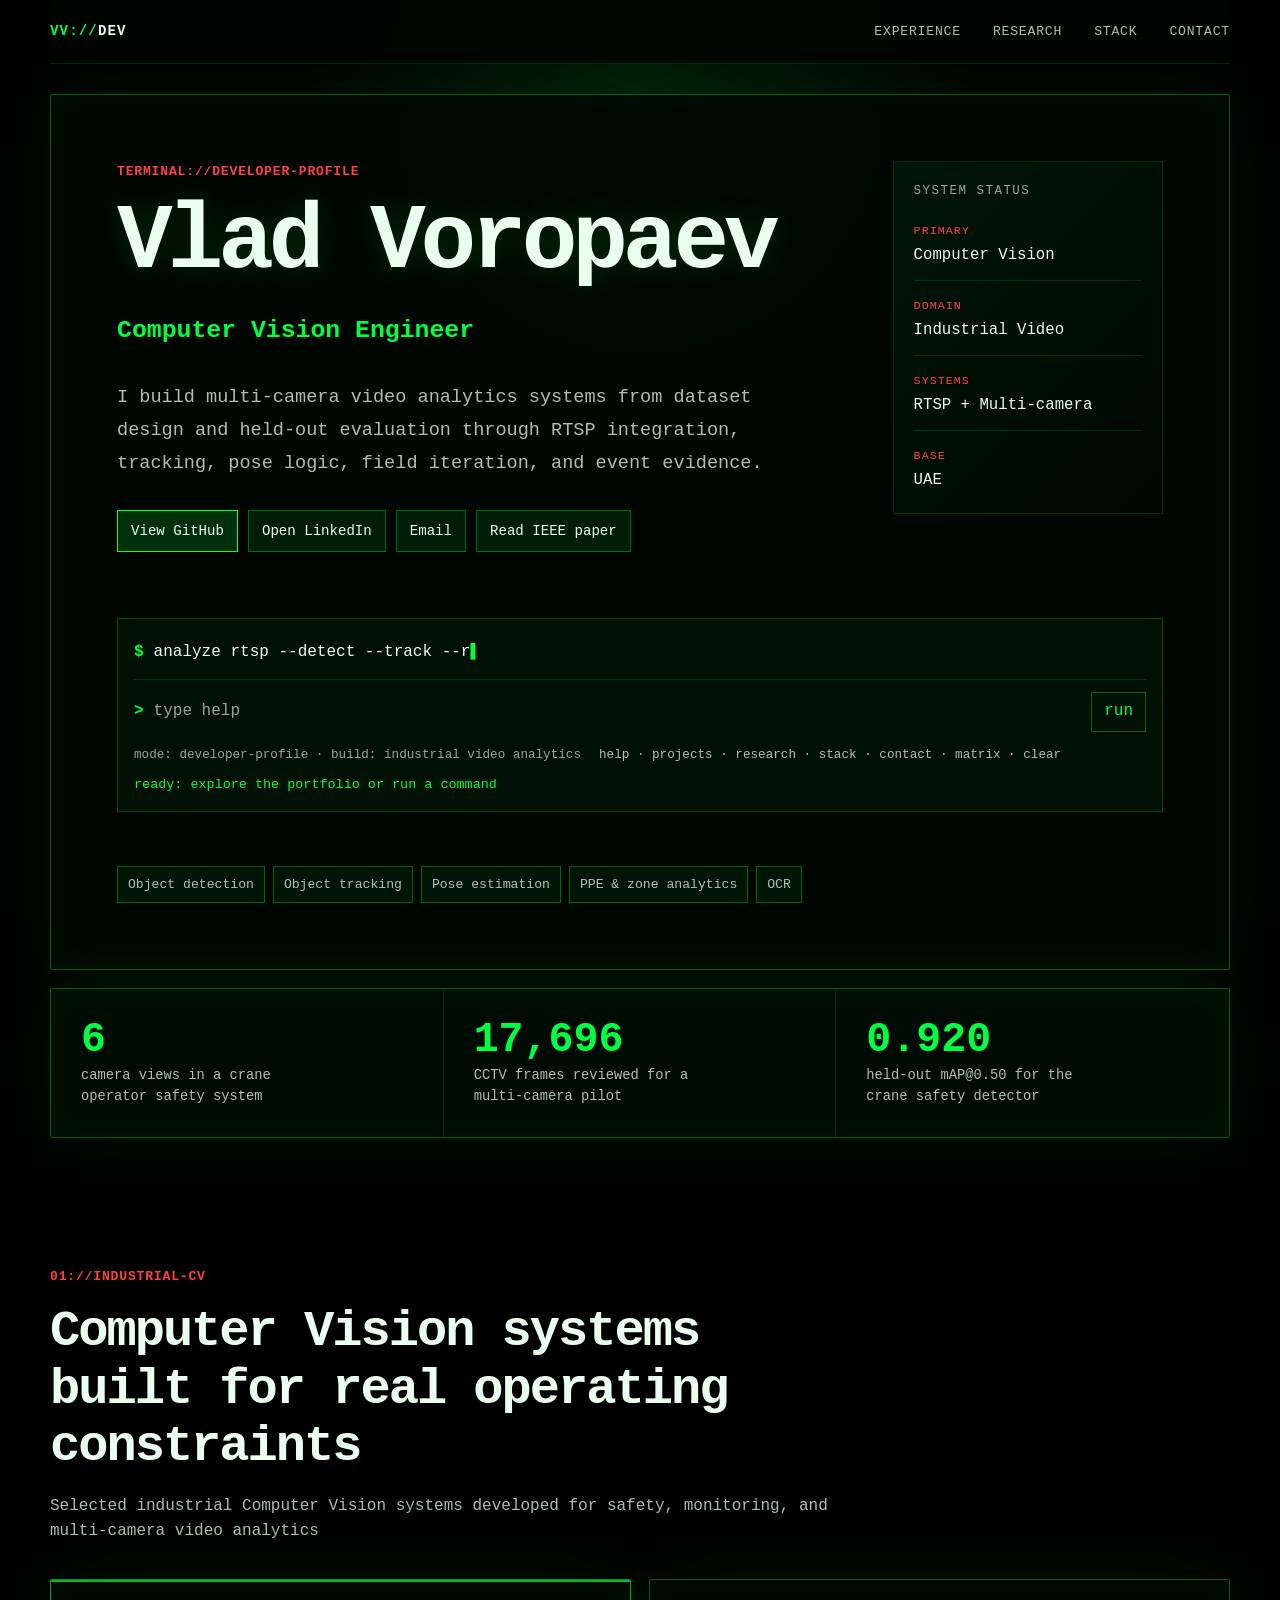
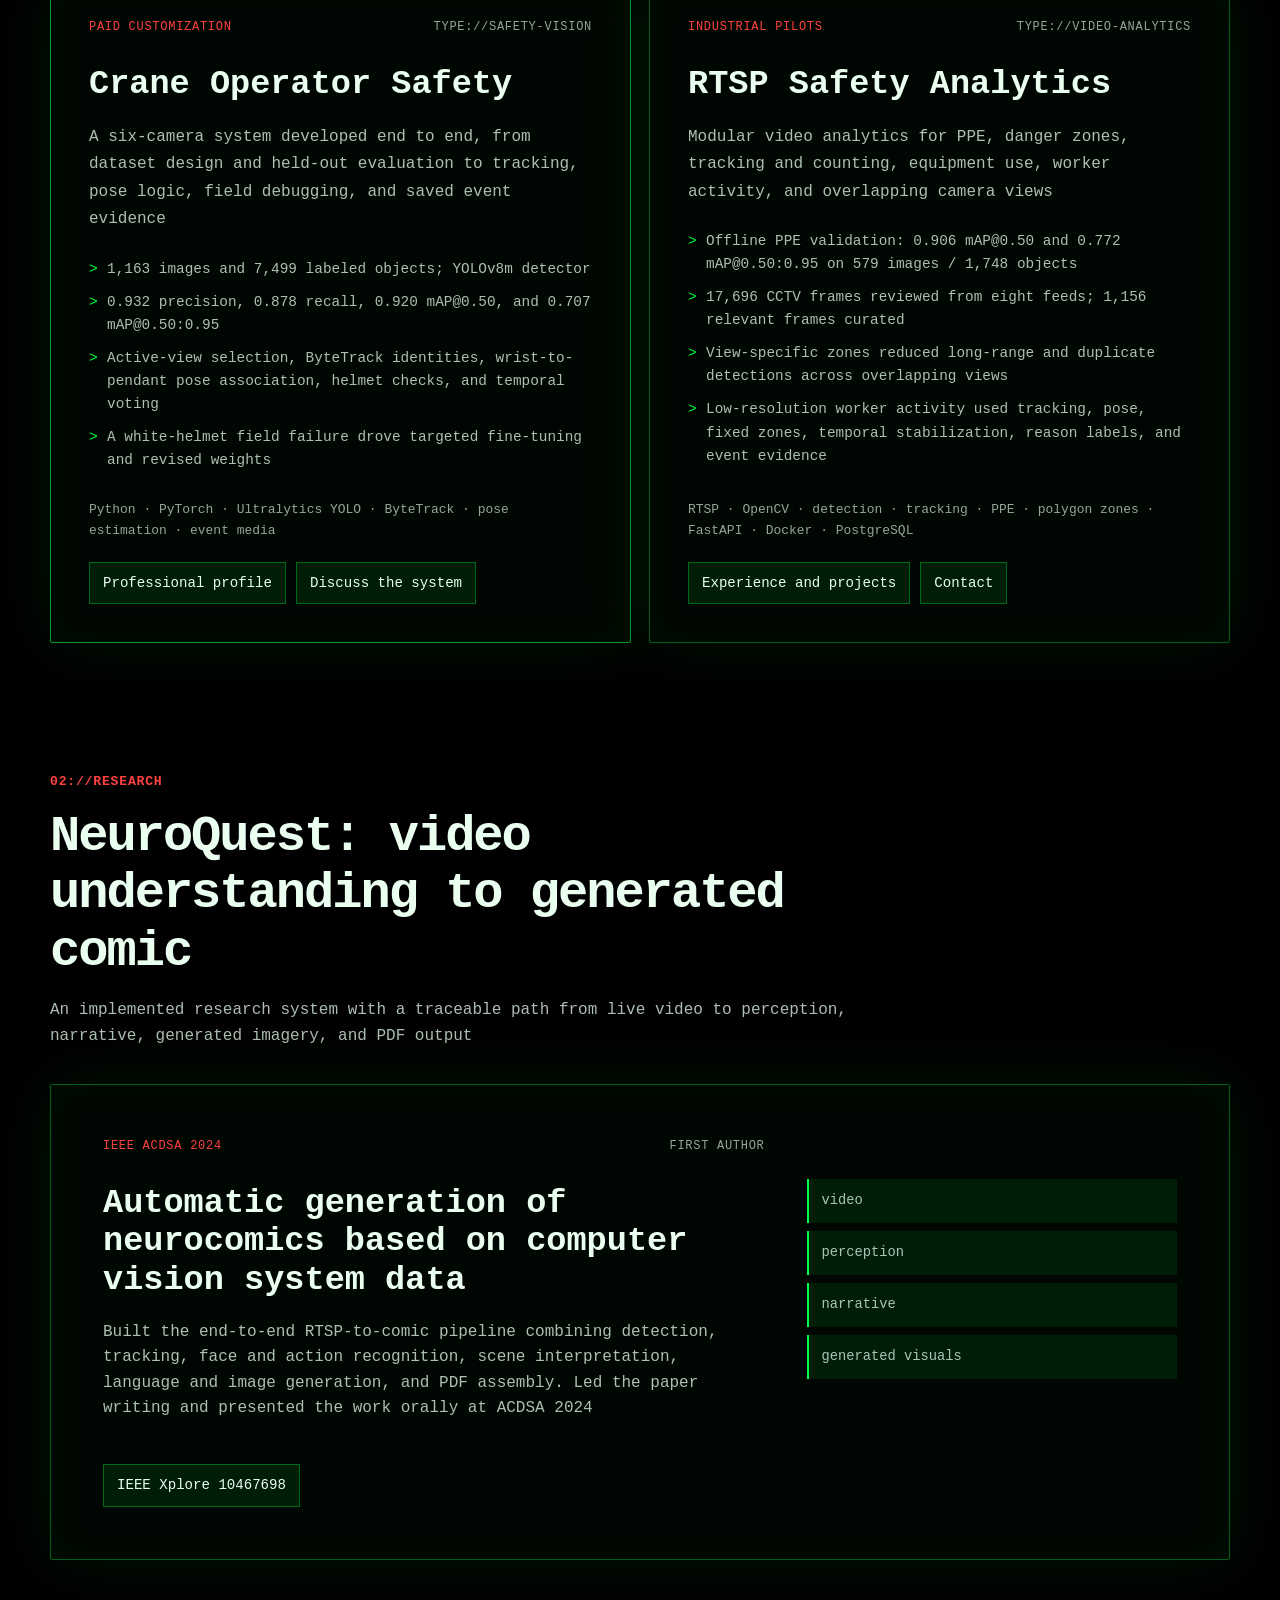
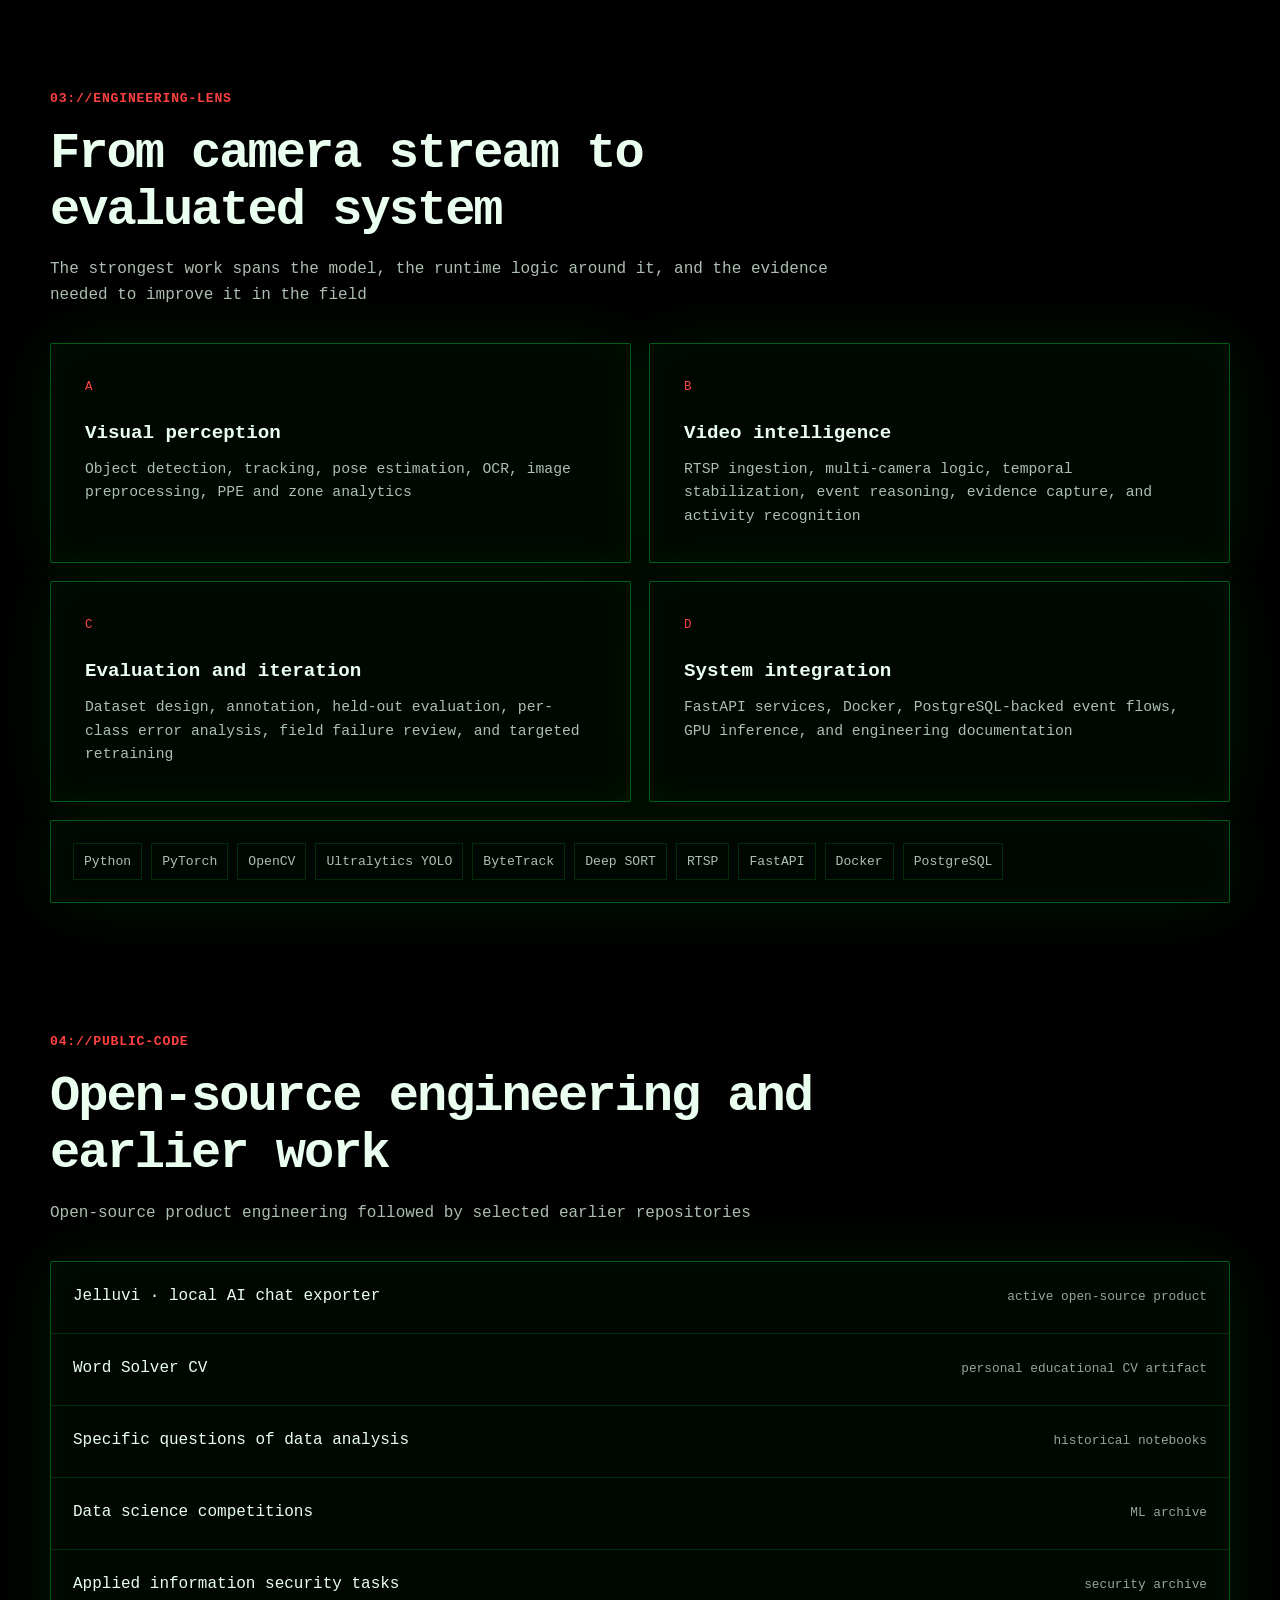
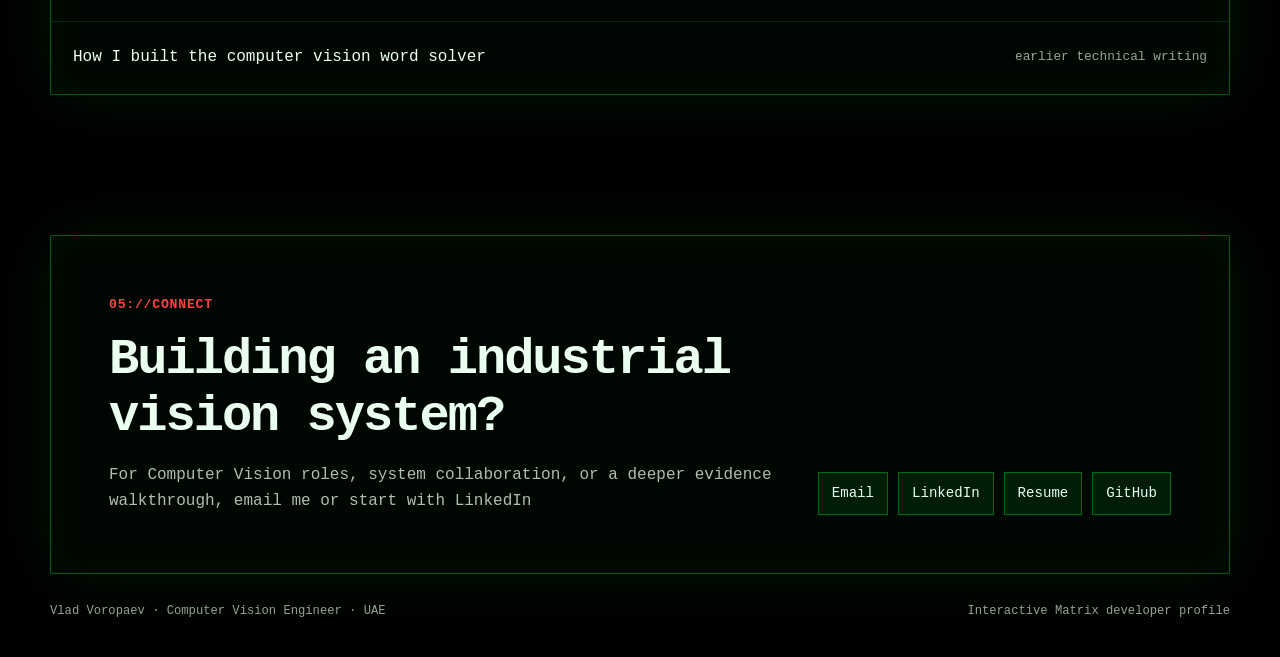
<file: docs/index.html>
<!doctype html>
<html lang="en">
<head>
  <meta charset="utf-8" />
  <meta name="viewport" content="width=device-width, initial-scale=1" />
  <meta name="theme-color" content="#000000" />
  <meta
    name="description"
    content="Computer Vision Engineer portfolio of Vlad Voropaev: industrial video analytics, object detection, tracking, pose, PPE and zone analytics, OCR, and applied AI systems."
  />
  <meta name="author" content="Vlad Voropaev" />
  <meta name="robots" content="index, follow, max-image-preview:large" />
  <meta property="og:type" content="profile" />
  <meta property="og:title" content="Vlad Voropaev — Computer Vision Engineer" />
  <meta
    property="og:description"
    content="Industrial video analytics, multi-camera systems, detection, tracking, pose, PPE and zone analytics, OCR, and measured engineering outcomes."
  />
  <meta property="og:url" content="https://voropaevv.github.io/voropaevv/" />
  <meta
    property="og:image"
    content="https://raw.githubusercontent.com/voropaevv/voropaevv/main/assets/matrix-preview.png"
  />
  <meta property="og:image:alt" content="Matrix-style terminal profile for Vlad Voropaev" />
  <meta name="twitter:card" content="summary_large_image" />
  <meta name="twitter:title" content="Vlad Voropaev — Computer Vision Engineer" />
  <meta
    name="twitter:description"
    content="Industrial video analytics, multi-camera systems, detection, tracking, pose, PPE and zone analytics, OCR, and measured engineering outcomes."
  />
  <meta
    name="twitter:image"
    content="https://raw.githubusercontent.com/voropaevv/voropaevv/main/assets/matrix-preview.png"
  />
  <title>Vlad Voropaev — Computer Vision Engineer</title>
  <link rel="canonical" href="https://voropaevv.github.io/voropaevv/" />
  <link rel="icon" href="data:," />
  <link rel="stylesheet" href="css/style.css" />
  <script type="application/ld+json">
    {
      "@context": "https://schema.org",
      "@type": "Person",
      "@id": "https://voropaevv.github.io/voropaevv/#person",
      "name": "Vlad Voropaev",
      "jobTitle": "Computer Vision Engineer",
      "email": "mailto:thevladvoropaev@gmail.com",
      "url": "https://voropaevv.github.io/voropaevv/",
      "image": "https://avatars.githubusercontent.com/u/43608848?v=4",
      "sameAs": [
        "https://github.com/voropaevv",
        "https://www.linkedin.com/in/thevladvoropaev/"
      ],
      "knowsAbout": [
        "Industrial video analytics",
        "Object detection",
        "Object tracking",
        "Multi-camera computer vision",
        "Pose estimation",
        "PPE and zone analytics",
        "OCR",
        "Image preprocessing"
      ],
      "homeLocation": {
        "@type": "Country",
        "name": "United Arab Emirates"
      },
      "subjectOf": {
        "@type": "ScholarlyArticle",
        "name": "Automatic generation of neurocomics based on computer vision system data",
        "identifier": "https://doi.org/10.1109/ACDSA59508.2024.10467698",
        "publisher": {
          "@type": "Organization",
          "name": "IEEE"
        },
        "datePublished": "2024"
      }
    }
  </script>
</head>
<body>
  <a class="skip-link" href="#main-content">Skip to content</a>

  <div id="bg-layer" aria-hidden="true">
    <canvas id="rain"></canvas>
  </div>
  <div id="bg-overlay" aria-hidden="true"></div>

  <div class="site-shell">
    <header class="site-header" aria-label="Primary navigation">
      <a class="brand" href="#top" aria-label="Vlad Voropaev developer profile home">
        <span aria-hidden="true">VV://</span>DEV
      </a>
      <nav class="site-nav" aria-label="Portfolio sections">
        <a href="#work">Experience</a>
        <a href="#research">Research</a>
        <a href="#stack">Stack</a>
        <a href="#contact">Contact</a>
      </nav>
    </header>

    <main id="main-content">
      <section class="hero panel" id="top" aria-labelledby="hero-title">
        <div class="hero-copy">
          <p class="eyebrow" data-config="eyebrow">terminal://developer-profile</p>
          <h1 id="hero-title" data-config="title">Vlad Voropaev</h1>
          <p class="role" data-config="role">Computer Vision Engineer</p>
          <p class="lead" data-config="lead">
            I build multi-camera video analytics systems from dataset design and held-out evaluation through RTSP integration, tracking, pose logic, field iteration, and event evidence.
          </p>

          <div class="hero-links" aria-label="Primary profile links" id="links">
            <a href="https://github.com/voropaevv">View GitHub</a>
            <a href="https://www.linkedin.com/in/thevladvoropaev/">Open LinkedIn</a>
            <a href="mailto:thevladvoropaev@gmail.com">Email</a>
            <a href="https://doi.org/10.1109/ACDSA59508.2024.10467698">Read IEEE paper</a>
          </div>
        </div>

        <aside class="system-card" aria-label="Developer profile status">
          <p class="system-label">SYSTEM STATUS</p>
          <dl>
            <div>
              <dt>PRIMARY</dt>
              <dd>Computer Vision</dd>
            </div>
            <div>
              <dt>DOMAIN</dt>
              <dd>Industrial Video</dd>
            </div>
            <div>
              <dt>SYSTEMS</dt>
              <dd>RTSP + Multi-camera</dd>
            </div>
            <div>
              <dt>BASE</dt>
              <dd>UAE</dd>
            </div>
          </dl>
        </aside>

        <div class="terminal-shell" aria-label="Interactive developer terminal">
          <div class="terminal" aria-label="Animated terminal prompt">
            <span class="terminal-prefix">$</span>
            <span class="terminal-command-line">
              <span id="typed-command">analyze rtsp --detect --track --reason</span><span class="terminal-cursor" aria-hidden="true">▌</span>
            </span>
          </div>

          <form class="terminal-form" id="terminal-form">
            <label class="sr-only" for="terminal-input">Enter a terminal command</label>
            <span class="terminal-prefix" aria-hidden="true">&gt;</span>
            <input
              id="terminal-input"
              name="command"
              type="text"
              autocomplete="off"
              spellcheck="false"
              placeholder="type help"
            />
            <button type="submit">run</button>
          </form>

          <div class="terminal-meta">
            <span id="status-line">mode: developer-profile · build: industrial video analytics</span>
            <span class="command-hint">help · projects · research · stack · contact · matrix · clear</span>
          </div>
          <p class="terminal-output" id="terminal-output" aria-live="polite">
            ready: explore the portfolio or run a command
          </p>
        </div>

        <div class="chips" aria-label="Engineering focus" id="chips">
          <span>Object detection</span>
          <span>Object tracking</span>
          <span>Pose estimation</span>
          <span>PPE &amp; zone analytics</span>
          <span>OCR</span>
        </div>
      </section>

      <section class="evidence-strip panel" aria-label="Selected evidence">
        <div>
          <strong>6</strong>
          <span>camera views in a crane operator safety system</span>
        </div>
        <div>
          <strong>17,696</strong>
          <span>CCTV frames reviewed for a multi-camera pilot</span>
        </div>
        <div>
          <strong>0.920</strong>
          <span>held-out mAP@0.50 for the crane safety detector</span>
        </div>
      </section>

      <section class="section-block" id="work" aria-labelledby="work-title">
        <div class="section-heading">
          <p class="eyebrow">01://INDUSTRIAL-CV</p>
          <h2 id="work-title">Computer Vision systems built for real operating constraints</h2>
          <p>Selected industrial Computer Vision systems developed for safety, monitoring, and multi-camera video analytics</p>
        </div>

        <div class="project-grid">
          <article class="project-card panel project-card--primary">
            <div class="card-kicker">
              <span>PAID CUSTOMIZATION</span>
              <span>TYPE://SAFETY-VISION</span>
            </div>
            <h3>Crane Operator Safety</h3>
            <p class="project-summary">
              A six-camera system developed end to end, from dataset design and held-out evaluation to tracking, pose logic, field debugging, and saved event evidence
            </p>
            <ul class="fact-list">
              <li>1,163 images and 7,499 labeled objects; YOLOv8m detector</li>
              <li>0.932 precision, 0.878 recall, 0.920 mAP@0.50, and 0.707 mAP@0.50:0.95</li>
              <li>Active-view selection, ByteTrack identities, wrist-to-pendant pose association, helmet checks, and temporal voting</li>
              <li>A white-helmet field failure drove targeted fine-tuning and revised weights</li>
            </ul>
            <p class="tech-line">Python · PyTorch · Ultralytics YOLO · ByteTrack · pose estimation · event media</p>
            <div class="card-links">
              <a href="https://www.linkedin.com/in/thevladvoropaev/">Professional profile</a>
              <a href="mailto:thevladvoropaev@gmail.com">Discuss the system</a>
            </div>
          </article>

          <article class="project-card panel">
            <div class="card-kicker">
              <span>INDUSTRIAL PILOTS</span>
              <span>TYPE://VIDEO-ANALYTICS</span>
            </div>
            <h3>RTSP Safety Analytics</h3>
            <p class="project-summary">
              Modular video analytics for PPE, danger zones, tracking and counting, equipment use, worker activity, and overlapping camera views
            </p>
            <ul class="fact-list">
              <li>Offline PPE validation: 0.906 mAP@0.50 and 0.772 mAP@0.50:0.95 on 579 images / 1,748 objects</li>
              <li>17,696 CCTV frames reviewed from eight feeds; 1,156 relevant frames curated</li>
              <li>View-specific zones reduced long-range and duplicate detections across overlapping views</li>
              <li>Low-resolution worker activity used tracking, pose, fixed zones, temporal stabilization, reason labels, and event evidence</li>
            </ul>
            <p class="tech-line">RTSP · OpenCV · detection · tracking · PPE · polygon zones · FastAPI · Docker · PostgreSQL</p>
            <div class="card-links">
              <a href="https://www.linkedin.com/in/thevladvoropaev/">Experience and projects</a>
              <a href="mailto:thevladvoropaev@gmail.com">Contact</a>
            </div>
          </article>
        </div>
      </section>

      <section class="section-block" id="research" aria-labelledby="research-title">
        <div class="section-heading">
          <p class="eyebrow">02://RESEARCH</p>
          <h2 id="research-title">NeuroQuest: video understanding to generated comic</h2>
          <p>An implemented research system with a traceable path from live video to perception, narrative, generated imagery, and PDF output</p>
        </div>

        <article class="research-card panel">
          <div>
            <p class="card-kicker"><span>IEEE ACDSA 2024</span><span>FIRST AUTHOR</span></p>
            <h3>Automatic generation of neurocomics based on computer vision system data</h3>
            <p>
              Built the end-to-end RTSP-to-comic pipeline combining detection, tracking, face and action recognition, scene interpretation, language and image generation, and PDF assembly. Led the paper writing and presented the work orally at ACDSA 2024
            </p>
          </div>
          <div class="research-flow" aria-label="Research pipeline">
            <span>video</span>
            <span>perception</span>
            <span>narrative</span>
            <span>generated visuals</span>
          </div>
          <a class="text-link" href="https://ieeexplore.ieee.org/document/10467698">
            IEEE Xplore 10467698
          </a>
        </article>
      </section>

      <section class="section-block" id="stack" aria-labelledby="stack-title">
        <div class="section-heading">
          <p class="eyebrow">03://ENGINEERING-LENS</p>
          <h2 id="stack-title">From camera stream to evaluated system</h2>
          <p>The strongest work spans the model, the runtime logic around it, and the evidence needed to improve it in the field</p>
        </div>

        <div class="capability-grid">
          <article class="capability-card panel">
            <p class="capability-index">A</p>
            <h3>Visual perception</h3>
            <p>Object detection, tracking, pose estimation, OCR, image preprocessing, PPE and zone analytics</p>
          </article>
          <article class="capability-card panel">
            <p class="capability-index">B</p>
            <h3>Video intelligence</h3>
            <p>RTSP ingestion, multi-camera logic, temporal stabilization, event reasoning, evidence capture, and activity recognition</p>
          </article>
          <article class="capability-card panel">
            <p class="capability-index">C</p>
            <h3>Evaluation and iteration</h3>
            <p>Dataset design, annotation, held-out evaluation, per-class error analysis, field failure review, and targeted retraining</p>
          </article>
          <article class="capability-card panel">
            <p class="capability-index">D</p>
            <h3>System integration</h3>
            <p>FastAPI services, Docker, PostgreSQL-backed event flows, GPU inference, and engineering documentation</p>
          </article>
        </div>

        <div class="stack-line panel" aria-label="Core technology stack">
          <span>Python</span>
          <span>PyTorch</span>
          <span>OpenCV</span>
          <span>Ultralytics YOLO</span>
          <span>ByteTrack</span>
          <span>Deep SORT</span>
          <span>RTSP</span>
          <span>FastAPI</span>
          <span>Docker</span>
          <span>PostgreSQL</span>
        </div>
      </section>

      <section class="section-block" aria-labelledby="archive-title">
        <div class="section-heading">
          <p class="eyebrow">04://PUBLIC-CODE</p>
          <h2 id="archive-title">Open-source engineering and earlier work</h2>
          <p>Open-source product engineering followed by selected earlier repositories</p>
        </div>
        <div class="archive-list panel">
          <a href="https://github.com/voropaevv/local-ai-chat-exporter">
            <span>Jelluvi · local AI chat exporter</span>
            <span>active open-source product</span>
          </a>
          <a href="https://github.com/voropaevv/words_solver_cv">
            <span>Word Solver CV</span>
            <span>personal educational CV artifact</span>
          </a>
          <a href="https://github.com/voropaevv/specific_questions_of_DA">
            <span>Specific questions of data analysis</span>
            <span>historical notebooks</span>
          </a>
          <a href="https://github.com/voropaevv/ds_competitions">
            <span>Data science competitions</span>
            <span>ML archive</span>
          </a>
          <a href="https://github.com/voropaevv/applied_tasks_of_information_security">
            <span>Applied information security tasks</span>
            <span>security archive</span>
          </a>
          <a href="https://habr.com/ru/articles/576820/">
            <span>How I built the computer vision word solver</span>
            <span>earlier technical writing</span>
          </a>
        </div>
      </section>

      <section class="contact panel" id="contact" aria-labelledby="contact-title">
        <div>
          <p class="eyebrow">05://CONNECT</p>
          <h2 id="contact-title">Building an industrial vision system?</h2>
          <p>For Computer Vision roles, system collaboration, or a deeper evidence walkthrough, email me or start with LinkedIn</p>
        </div>
        <div class="contact-links">
          <a href="mailto:thevladvoropaev@gmail.com">Email</a>
          <a href="https://www.linkedin.com/in/thevladvoropaev/">LinkedIn</a>
          <a href="Vlad_Voropaev_Computer_Vision_Engineer_Resume.pdf">Resume</a>
          <a href="https://github.com/voropaevv">GitHub</a>
        </div>
      </section>
    </main>

    <footer class="site-footer">
      <p>Vlad Voropaev · Computer Vision Engineer · UAE</p>
      <p>Interactive Matrix developer profile</p>
    </footer>
  </div>

  <script src="js/matrix.js" defer></script>
</body>
</html>
</file>
<file: docs/css/style.css>
:root {
  color-scheme: dark;
  --bg: #000000;
  --panel: rgba(0, 9, 3, 0.88);
  --panel-strong: rgba(0, 13, 4, 0.95);
  --green: #00ff41;
  --green-bright: #c5ffd6;
  --green-soft: rgba(0, 255, 65, 0.09);
  --green-line: rgba(0, 255, 65, 0.34);
  --green-faint: rgba(0, 255, 65, 0.15);
  --red: #ff4141;
  --red-soft: rgba(255, 65, 65, 0.13);
  --text: #eafff0;
  --muted: rgba(234, 255, 240, 0.74);
  --dim: rgba(234, 255, 240, 0.64);
  --page-width: 1180px;
  --radius: 2px;
}

* {
  box-sizing: border-box;
}

html {
  scroll-behavior: smooth;
}

html,
body {
  min-height: 100%;
  margin: 0;
  background: var(--bg);
  color: var(--text);
  font-family: ui-monospace, SFMono-Regular, Menlo, Consolas, "Liberation Mono", monospace;
}

body {
  overflow-x: hidden;
  line-height: 1.6;
}

a {
  color: inherit;
}

button,
input {
  font: inherit;
}

button,
a {
  -webkit-tap-highlight-color: transparent;
}

::selection {
  background: var(--green);
  color: #001405;
}

.skip-link {
  position: fixed;
  top: 12px;
  left: 12px;
  z-index: 20;
  padding: 10px 14px;
  border: 1px solid var(--green);
  background: #001306;
  color: var(--text);
  transform: translateY(-160%);
}

.skip-link:focus {
  transform: translateY(0);
}

.sr-only {
  position: absolute;
  width: 1px;
  height: 1px;
  padding: 0;
  margin: -1px;
  overflow: hidden;
  clip: rect(0, 0, 0, 0);
  white-space: nowrap;
  border: 0;
}

#bg-layer {
  position: fixed;
  inset: 0;
  z-index: 0;
  pointer-events: none;
}

canvas {
  width: 100vw;
  height: 100vh;
  display: block;
}

#bg-overlay {
  position: fixed;
  inset: 0;
  z-index: 1;
  pointer-events: none;
  background:
    radial-gradient(circle at 50% 12%, rgba(0, 255, 65, 0.105), transparent 34%),
    linear-gradient(180deg, rgba(0, 0, 0, 0.12), rgba(0, 0, 0, 0.72) 42%, rgba(0, 0, 0, 0.91));
}

.site-shell {
  position: relative;
  z-index: 2;
  width: min(var(--page-width), calc(100vw - 40px));
  margin: 0 auto;
  padding-bottom: 36px;
}

.site-header {
  position: sticky;
  top: 0;
  z-index: 10;
  display: flex;
  align-items: center;
  justify-content: space-between;
  min-height: 64px;
  margin-bottom: 30px;
  border-bottom: 1px solid var(--green-faint);
  background: rgba(0, 5, 2, 0.86);
  backdrop-filter: blur(16px);
}

.brand {
  color: var(--text);
  font-size: 0.88rem;
  font-weight: 800;
  letter-spacing: 0.08em;
  text-decoration: none;
}

.brand span {
  color: var(--green);
}

.site-nav {
  display: flex;
  align-items: center;
  gap: clamp(14px, 3vw, 32px);
}

.site-nav a {
  color: var(--muted);
  font-size: 0.82rem;
  letter-spacing: 0.06em;
  text-decoration: none;
  text-transform: uppercase;
}

.site-nav a:hover,
.site-nav a:focus-visible {
  color: var(--green);
}

.site-nav a:focus-visible,
.brand:focus-visible {
  border-radius: 2px;
  outline: 2px solid var(--green);
  outline-offset: 4px;
}

.panel {
  border: 1px solid var(--green-line);
  border-radius: var(--radius);
  background: var(--panel);
  box-shadow:
    0 0 72px rgba(0, 255, 65, 0.08),
    inset 0 0 36px rgba(0, 255, 65, 0.035);
  backdrop-filter: blur(12px);
}

.hero {
  display: grid;
  grid-template-columns: minmax(0, 1fr) minmax(240px, 0.38fr);
  gap: clamp(28px, 5vw, 66px);
  padding: clamp(28px, 6vw, 66px);
}

.hero-copy {
  min-width: 0;
}

.eyebrow {
  margin: 0 0 16px;
  color: var(--red);
  font-size: 0.82rem;
  font-weight: 800;
  letter-spacing: 0.06em;
  text-transform: uppercase;
}

h1,
h2,
h3,
p {
  overflow-wrap: anywhere;
}

h1 {
  margin: 0;
  color: var(--text);
  font-size: clamp(2.45rem, 7.5vw, 5.8rem);
  line-height: 0.96;
  letter-spacing: -0.055em;
  text-shadow: 0 0 30px rgba(0, 255, 65, 0.16);
}

.role {
  margin: 24px 0 0;
  color: var(--green);
  font-size: clamp(1.08rem, 2.4vw, 1.55rem);
  font-weight: 800;
}

.lead {
  max-width: 760px;
  margin: 30px 0 0;
  color: var(--muted);
  font-size: clamp(1rem, 2vw, 1.16rem);
  line-height: 1.78;
}

.hero-links,
.card-links,
.contact-links {
  display: flex;
  flex-wrap: wrap;
  gap: 10px;
}

.hero-links {
  margin-top: 30px;
}

.hero-links a,
.card-links a,
.contact-links a,
.text-link {
  display: inline-flex;
  align-items: center;
  min-height: 42px;
  padding: 9px 13px;
  border: 1px solid var(--green-line);
  background: var(--green-soft);
  color: var(--text);
  font-size: 0.88rem;
  text-decoration: none;
}

.hero-links a:first-child {
  border-color: var(--green);
  background: rgba(0, 255, 65, 0.16);
}

.hero-links a:hover,
.hero-links a:focus-visible,
.card-links a:hover,
.card-links a:focus-visible,
.contact-links a:hover,
.contact-links a:focus-visible,
.text-link:hover,
.text-link:focus-visible {
  border-color: var(--red);
  background: var(--red-soft);
  color: var(--text);
  outline: 2px solid var(--red);
  outline-offset: 2px;
}

.system-card {
  align-self: start;
  padding: 20px;
  border: 1px solid var(--green-faint);
  background: linear-gradient(135deg, rgba(0, 255, 65, 0.06), rgba(0, 0, 0, 0));
}

.system-label {
  margin: 0 0 20px;
  color: var(--dim);
  font-size: 0.78rem;
  letter-spacing: 0.12em;
}

.system-card dl {
  display: grid;
  gap: 16px;
  margin: 0;
}

.system-card dl div {
  display: grid;
  gap: 2px;
  padding-bottom: 12px;
  border-bottom: 1px solid var(--green-faint);
}

.system-card dl div:last-child {
  padding-bottom: 0;
  border-bottom: 0;
}

.system-card dt {
  color: var(--red);
  font-size: 0.74rem;
  letter-spacing: 0.08em;
}

.system-card dd {
  margin: 0;
  color: var(--text);
  font-size: 0.98rem;
}

.terminal-shell {
  grid-column: 1 / -1;
  min-width: 0;
  margin-top: 2px;
  padding: 16px;
  border: 1px solid rgba(0, 255, 65, 0.23);
  background: rgba(0, 255, 65, 0.035);
}

.terminal,
.terminal-form {
  display: grid;
  grid-template-columns: auto minmax(0, 1fr) auto;
  align-items: center;
  gap: 10px;
}

.terminal {
  min-height: 34px;
}

.terminal-prefix {
  color: var(--green);
  font-weight: 800;
}

.terminal-command-line {
  min-width: 0;
  color: var(--text);
  overflow-wrap: anywhere;
}

.terminal-cursor {
  display: inline-block;
  color: var(--green);
  animation: cursor-blink 1.05s steps(1) infinite;
}

@keyframes cursor-blink {
  0%,
  48% {
    opacity: 1;
  }

  49%,
  100% {
    opacity: 0;
  }
}

.terminal-form {
  margin-top: 10px;
  padding-top: 10px;
  border-top: 1px solid var(--green-faint);
}

.terminal-form input {
  width: 100%;
  min-width: 0;
  padding: 9px 0;
  border: 0;
  border-radius: 0;
  background: transparent;
  color: var(--text);
  caret-color: var(--green);
  outline: none;
}

.terminal-form input::placeholder {
  color: var(--dim);
}

.terminal-form input:focus {
  box-shadow: inset 0 -1px var(--green);
}

.terminal-form button {
  min-height: 34px;
  padding: 6px 12px;
  border: 1px solid var(--green-line);
  border-radius: 0;
  background: transparent;
  color: var(--green);
  cursor: pointer;
}

.terminal-form button:hover,
.terminal-form button:focus-visible {
  border-color: var(--red);
  color: var(--text);
  outline: 2px solid var(--red);
  outline-offset: 2px;
}

.terminal-meta {
  display: flex;
  flex-wrap: wrap;
  gap: 8px 18px;
  margin-top: 12px;
  color: var(--dim);
  font-size: 0.79rem;
  line-height: 1.5;
}

.command-hint {
  color: var(--muted);
}

.terminal-output {
  min-height: 1.5em;
  margin: 9px 0 0;
  color: var(--green);
  font-size: 0.84rem;
}

.chips {
  grid-column: 1 / -1;
  display: flex;
  flex-wrap: wrap;
  gap: 8px;
  margin-top: -10px;
}

.chips span {
  padding: 7px 10px;
  border: 1px solid var(--green-line);
  background: rgba(0, 255, 65, 0.055);
  color: var(--muted);
  font-size: 0.82rem;
}

.evidence-strip {
  display: grid;
  grid-template-columns: repeat(3, 1fr);
  margin-top: 18px;
  background: var(--panel-strong);
}

.evidence-strip div {
  display: grid;
  gap: 5px;
  padding: clamp(18px, 3vw, 30px);
  border-right: 1px solid var(--green-faint);
}

.evidence-strip div:last-child {
  border-right: 0;
}

.evidence-strip strong {
  color: var(--green);
  font-size: clamp(1.65rem, 4vw, 2.6rem);
  line-height: 1;
}

.evidence-strip span {
  max-width: 250px;
  color: var(--muted);
  font-size: 0.86rem;
  line-height: 1.5;
}

.section-block {
  padding-top: clamp(80px, 11vw, 128px);
  scroll-margin-top: 76px;
}

.section-heading {
  max-width: 800px;
  margin-bottom: 34px;
}

.section-heading h2,
.contact h2 {
  margin: 0;
  font-size: clamp(1.75rem, 4vw, 3.15rem);
  line-height: 1.14;
  letter-spacing: -0.04em;
}

.section-heading > p:last-child {
  margin: 18px 0 0;
  color: var(--muted);
}

.project-grid {
  display: grid;
  grid-template-columns: repeat(2, minmax(0, 1fr));
  gap: 18px;
}

.project-card,
.research-card,
.capability-card {
  position: relative;
  overflow: hidden;
}

.project-card {
  display: flex;
  min-height: 460px;
  flex-direction: column;
  padding: clamp(24px, 4vw, 38px);
}

.project-card--primary {
  border-color: rgba(0, 255, 65, 0.58);
}

.project-card--primary::before {
  position: absolute;
  inset: 0 auto auto 0;
  width: 100%;
  height: 2px;
  background: var(--green);
  content: "";
  opacity: 0.72;
}

.card-kicker {
  display: flex;
  flex-wrap: wrap;
  justify-content: space-between;
  gap: 8px 18px;
  margin: 0 0 28px;
  color: var(--dim);
  font-size: 0.75rem;
  letter-spacing: 0.06em;
}

.card-kicker span:first-child {
  color: var(--red);
}

.project-card h3,
.research-card h3,
.capability-card h3 {
  margin: 0;
  font-size: clamp(1.45rem, 3vw, 2.1rem);
  line-height: 1.15;
}

.project-summary {
  margin: 20px 0 0;
  color: var(--muted);
  font-size: 1rem;
  line-height: 1.72;
}

.fact-list {
  display: grid;
  gap: 10px;
  margin: 24px 0 0;
  padding: 0;
  color: var(--muted);
  font-size: 0.9rem;
  list-style: none;
}

.fact-list li {
  position: relative;
  padding-left: 18px;
}

.fact-list li::before {
  position: absolute;
  left: 0;
  color: var(--green);
  content: ">";
}

.tech-line {
  margin: auto 0 0;
  padding-top: 28px;
  color: var(--dim);
  font-size: 0.81rem;
  line-height: 1.6;
}

.card-links {
  margin-top: 20px;
}

.research-card {
  display: grid;
  grid-template-columns: minmax(0, 1fr) minmax(240px, 0.56fr);
  gap: 42px;
  padding: clamp(26px, 5vw, 52px);
}

.research-card > div:first-child p:last-child {
  margin: 20px 0 0;
  color: var(--muted);
}

.research-flow {
  display: grid;
  align-content: center;
  gap: 8px;
}

.research-flow span {
  padding: 11px 13px;
  border-left: 2px solid var(--green);
  background: var(--green-soft);
  color: var(--muted);
  font-size: 0.86rem;
}

.text-link {
  grid-column: 1 / -1;
  justify-self: start;
}

.capability-grid {
  display: grid;
  grid-template-columns: repeat(2, minmax(0, 1fr));
  gap: 18px;
}

.capability-card {
  min-height: 210px;
  padding: clamp(22px, 4vw, 34px);
}

.capability-index {
  margin: 0 0 24px;
  color: var(--red);
  font-size: 0.78rem;
}

.capability-card h3 {
  font-size: 1.2rem;
}

.capability-card p:last-child {
  margin: 14px 0 0;
  color: var(--muted);
  font-size: 0.92rem;
}

.stack-line {
  display: flex;
  flex-wrap: wrap;
  gap: 9px;
  margin-top: 18px;
  padding: 22px;
}

.stack-line span {
  padding: 7px 10px;
  border: 1px solid var(--green-faint);
  color: var(--muted);
  font-size: 0.82rem;
}

.archive-list {
  display: grid;
}

.archive-list a {
  display: grid;
  grid-template-columns: minmax(0, 1fr) auto;
  align-items: center;
  gap: 24px;
  min-height: 72px;
  padding: 18px 22px;
  border-bottom: 1px solid var(--green-faint);
  color: var(--text);
  text-decoration: none;
}

.archive-list a:last-child {
  border-bottom: 0;
}

.archive-list a span:last-child {
  color: var(--dim);
  font-size: 0.8rem;
  text-align: right;
}

.archive-list a:hover,
.archive-list a:focus-visible {
  background: var(--green-soft);
  outline: 2px solid var(--green);
  outline-offset: -2px;
}

.archive-list a:hover span:first-child,
.archive-list a:focus-visible span:first-child {
  color: var(--green);
}

.contact {
  display: grid;
  grid-template-columns: minmax(0, 1fr) auto;
  align-items: end;
  gap: 40px;
  margin-top: clamp(80px, 12vw, 140px);
  padding: clamp(28px, 6vw, 58px);
  scroll-margin-top: 76px;
}

.contact p:not(.eyebrow) {
  max-width: 720px;
  margin: 18px 0 0;
  color: var(--muted);
}

.contact-links {
  justify-content: flex-end;
}

.site-footer {
  display: flex;
  justify-content: space-between;
  gap: 24px;
  padding: 28px 0 0;
  color: var(--dim);
  font-size: 0.76rem;
}

.site-footer p {
  margin: 0;
}

@media (max-width: 900px) {
  .hero {
    grid-template-columns: 1fr;
  }

  .system-card {
    padding: 20px;
  }

  .system-card dl {
    grid-template-columns: repeat(2, minmax(0, 1fr));
  }

  .project-grid,
  .research-card,
  .contact {
    grid-template-columns: 1fr;
  }

  .research-flow {
    grid-template-columns: repeat(2, minmax(0, 1fr));
  }

  .contact-links {
    justify-content: flex-start;
  }
}

@media (max-width: 680px) {
  .site-shell {
    width: min(100vw - 24px, var(--page-width));
  }

  .site-header {
    flex-wrap: wrap;
    gap: 8px;
    min-height: 58px;
    margin-bottom: 12px;
    padding: 10px 0 12px;
  }

  .site-nav {
    flex: 1 0 100%;
    justify-content: space-between;
    gap: 8px;
  }

  .site-nav a {
    font-size: 0.72rem;
  }

  .hero {
    gap: 28px;
    padding: 24px 18px;
  }

  h1 {
    font-size: clamp(2.6rem, 15vw, 4rem);
  }

  .hero-links a,
  .card-links a,
  .contact-links a {
    flex: 1 1 auto;
    justify-content: center;
  }

  .system-card {
    padding: 18px;
  }

  .system-card dl {
    grid-template-columns: 1fr;
    gap: 10px;
  }

  .system-card dl div {
    grid-template-columns: 86px minmax(0, 1fr);
    align-items: baseline;
  }

  .terminal,
  .terminal-form {
    grid-template-columns: auto minmax(0, 1fr) auto;
    gap: 8px;
  }

  .terminal-meta {
    display: grid;
    gap: 4px;
  }

  .evidence-strip,
  .capability-grid {
    grid-template-columns: 1fr;
  }

  .evidence-strip div {
    grid-template-columns: 110px minmax(0, 1fr);
    align-items: center;
    border-right: 0;
    border-bottom: 1px solid var(--green-faint);
  }

  .evidence-strip div:last-child {
    border-bottom: 0;
  }

  .project-card {
    min-height: 0;
  }

  .research-flow {
    grid-template-columns: 1fr;
  }

  .archive-list a {
    grid-template-columns: 1fr;
    gap: 5px;
  }

  .archive-list a span:last-child {
    text-align: left;
  }

  .site-footer {
    display: grid;
  }
}

@media (max-width: 430px) {
  .evidence-strip div {
    grid-template-columns: 1fr;
  }
}

@media (prefers-reduced-motion: reduce) {
  html {
    scroll-behavior: auto;
  }

  .panel,
  .site-header {
    backdrop-filter: none;
  }

  .terminal-cursor {
    animation: none;
  }
}
</file>
